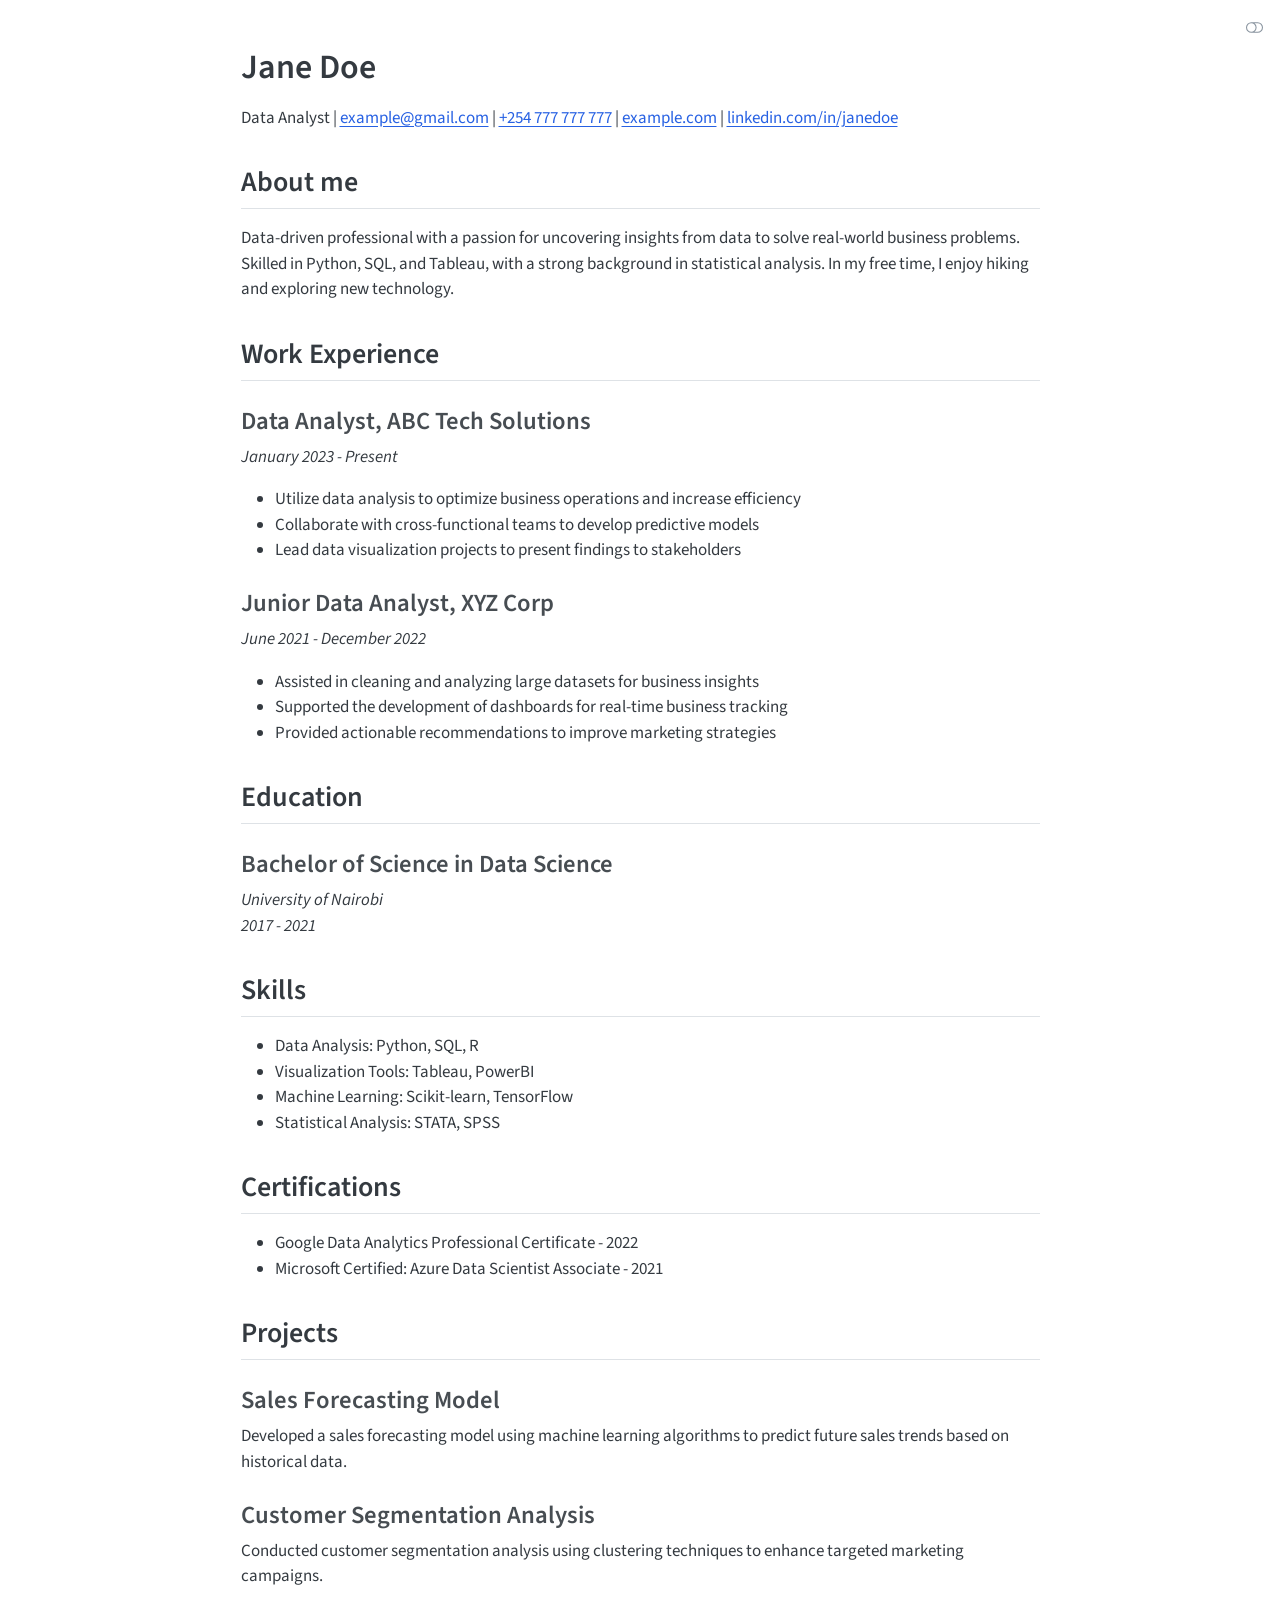
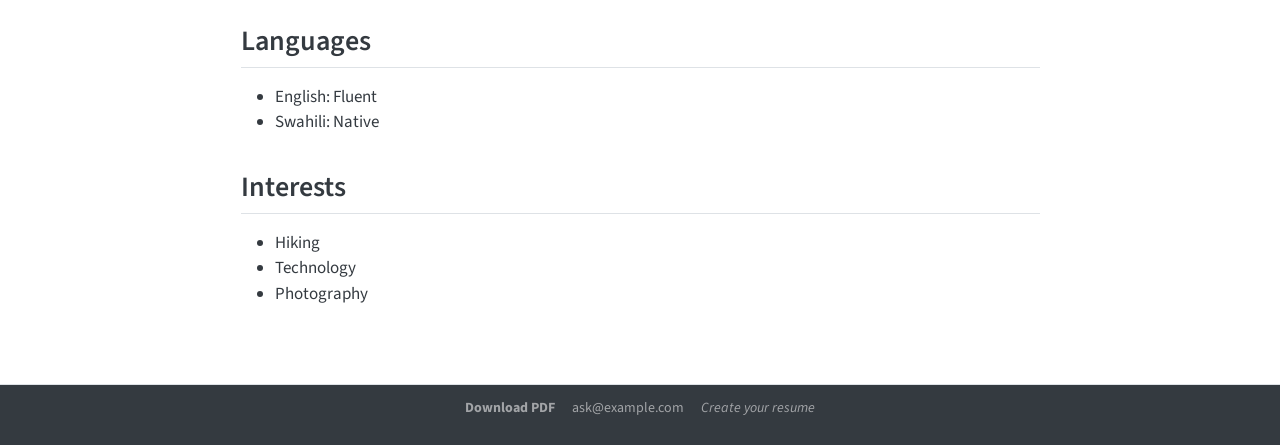
<file: index.html>
<!DOCTYPE html>
<html xmlns="http://www.w3.org/1999/xhtml" lang="en" xml:lang="en"><head>

<meta charset="utf-8">
<meta name="generator" content="quarto-1.5.57">

<meta name="viewport" content="width=device-width, initial-scale=1.0, user-scalable=yes">


<title>Mathematician | Jane Doe</title>
<style>
code{white-space: pre-wrap;}
span.smallcaps{font-variant: small-caps;}
div.columns{display: flex; gap: min(4vw, 1.5em);}
div.column{flex: auto; overflow-x: auto;}
div.hanging-indent{margin-left: 1.5em; text-indent: -1.5em;}
ul.task-list{list-style: none;}
ul.task-list li input[type="checkbox"] {
  width: 0.8em;
  margin: 0 0.8em 0.2em -1em; /* quarto-specific, see https://github.com/quarto-dev/quarto-cli/issues/4556 */ 
  vertical-align: middle;
}
</style>


<script src="site_libs/quarto-nav/quarto-nav.js"></script>
<script src="site_libs/clipboard/clipboard.min.js"></script>
<script src="site_libs/quarto-search/autocomplete.umd.js"></script>
<script src="site_libs/quarto-search/fuse.min.js"></script>
<script src="site_libs/quarto-search/quarto-search.js"></script>
<meta name="quarto:offset" content="./">
<script src="site_libs/quarto-html/quarto.js"></script>
<script src="site_libs/quarto-html/popper.min.js"></script>
<script src="site_libs/quarto-html/tippy.umd.min.js"></script>
<script src="site_libs/quarto-html/anchor.min.js"></script>
<link href="site_libs/quarto-html/tippy.css" rel="stylesheet">
<link href="site_libs/quarto-html/quarto-syntax-highlighting.css" rel="stylesheet" class="quarto-color-scheme" id="quarto-text-highlighting-styles">
<link href="site_libs/quarto-html/quarto-syntax-highlighting-dark.css" rel="prefetch" class="quarto-color-scheme quarto-color-alternate" id="quarto-text-highlighting-styles">
<script src="site_libs/bootstrap/bootstrap.min.js"></script>
<link href="site_libs/bootstrap/bootstrap-icons.css" rel="stylesheet">
<link href="site_libs/bootstrap/bootstrap.min.css" rel="stylesheet" class="quarto-color-scheme" id="quarto-bootstrap" data-mode="light">
<link href="site_libs/bootstrap/bootstrap-dark.min.css" rel="prefetch" class="quarto-color-scheme quarto-color-alternate" id="quarto-bootstrap" data-mode="dark">
<script id="quarto-search-options" type="application/json">{
  "location": "sidebar",
  "copy-button": false,
  "collapse-after": 3,
  "panel-placement": "start",
  "type": "textbox",
  "limit": 50,
  "keyboard-shortcut": [
    "f",
    "/",
    "s"
  ],
  "show-item-context": false,
  "language": {
    "search-no-results-text": "No results",
    "search-matching-documents-text": "matching documents",
    "search-copy-link-title": "Copy link to search",
    "search-hide-matches-text": "Hide additional matches",
    "search-more-match-text": "more match in this document",
    "search-more-matches-text": "more matches in this document",
    "search-clear-button-title": "Clear",
    "search-text-placeholder": "",
    "search-detached-cancel-button-title": "Cancel",
    "search-submit-button-title": "Submit",
    "search-label": "Search"
  }
}</script>
<script async="" src="https://www.googletagmanager.com/gtag/js?id=G-G7H7C7P7N"></script>

<script type="text/javascript">

window.dataLayer = window.dataLayer || [];
function gtag(){dataLayer.push(arguments);}
gtag('js', new Date());
gtag('config', 'G-G7H7C7P7N', { 'anonymize_ip': true});
</script>
<meta name="keywords" content="ask@example.com, example.com, Quarto Resume">


<link rel="stylesheet" href="styles.css">
<link rel="canonical" href="https://ToKnow-ai.github.io/quarto-resume-template/index.html">
</head>

<body class="fullcontent">

<div id="quarto-search-results"></div>
<!-- content -->
<div id="quarto-content" class="quarto-container page-columns page-rows-contents page-layout-article">
<!-- sidebar -->
<!-- margin-sidebar -->
    
<!-- main -->
<main class="content" id="quarto-document-content">




<section id="jane-doe" class="level1">
<h1>Jane Doe</h1>
<p>Data Analyst | <a href="mailto:example@gmail.com">example@gmail.com</a> | <a href="tel:+254777777777">+254 777 777 777</a> | <a href="https://example.com">example.com</a> | <a href="https://www2.linkedin.com/in/janedoe/">linkedin.com/in/janedoe</a></p>
<section id="about-me" class="level2">
<h2 class="anchored" data-anchor-id="about-me">About me</h2>
<p>Data-driven professional with a passion for uncovering insights from data to solve real-world business problems. Skilled in Python, SQL, and Tableau, with a strong background in statistical analysis. In my free time, I enjoy hiking and exploring new technology.</p>
</section>
<section id="work-experience" class="level2">
<h2 class="anchored" data-anchor-id="work-experience">Work Experience</h2>
<section id="data-analyst-abc-tech-solutions" class="level3">
<h3 class="anchored" data-anchor-id="data-analyst-abc-tech-solutions">Data Analyst, ABC Tech Solutions</h3>
<p><em>January 2023 - Present</em></p>
<ul>
<li>Utilize data analysis to optimize business operations and increase efficiency</li>
<li>Collaborate with cross-functional teams to develop predictive models</li>
<li>Lead data visualization projects to present findings to stakeholders</li>
</ul>
</section>
<section id="junior-data-analyst-xyz-corp" class="level3">
<h3 class="anchored" data-anchor-id="junior-data-analyst-xyz-corp">Junior Data Analyst, XYZ Corp</h3>
<p><em>June 2021 - December 2022</em></p>
<ul>
<li>Assisted in cleaning and analyzing large datasets for business insights</li>
<li>Supported the development of dashboards for real-time business tracking</li>
<li>Provided actionable recommendations to improve marketing strategies</li>
</ul>
</section>
</section>
<section id="education" class="level2">
<h2 class="anchored" data-anchor-id="education">Education</h2>
<section id="bachelor-of-science-in-data-science" class="level3">
<h3 class="anchored" data-anchor-id="bachelor-of-science-in-data-science">Bachelor of Science in Data Science</h3>
<p><em>University of Nairobi</em><br>
<em>2017 - 2021</em></p>
</section>
</section>
<section id="skills" class="level2">
<h2 class="anchored" data-anchor-id="skills">Skills</h2>
<ul>
<li>Data Analysis: Python, SQL, R</li>
<li>Visualization Tools: Tableau, PowerBI</li>
<li>Machine Learning: Scikit-learn, TensorFlow</li>
<li>Statistical Analysis: STATA, SPSS</li>
</ul>
</section>
<section id="certifications" class="level2">
<h2 class="anchored" data-anchor-id="certifications">Certifications</h2>
<ul>
<li>Google Data Analytics Professional Certificate - 2022</li>
<li>Microsoft Certified: Azure Data Scientist Associate - 2021</li>
</ul>
</section>
<section id="projects" class="level2">
<h2 class="anchored" data-anchor-id="projects">Projects</h2>
<section id="sales-forecasting-model" class="level3">
<h3 class="anchored" data-anchor-id="sales-forecasting-model">Sales Forecasting Model</h3>
<p>Developed a sales forecasting model using machine learning algorithms to predict future sales trends based on historical data.</p>
</section>
<section id="customer-segmentation-analysis" class="level3">
<h3 class="anchored" data-anchor-id="customer-segmentation-analysis">Customer Segmentation Analysis</h3>
<p>Conducted customer segmentation analysis using clustering techniques to enhance targeted marketing campaigns.</p>
</section>
</section>
<section id="languages" class="level2">
<h2 class="anchored" data-anchor-id="languages">Languages</h2>
<ul>
<li>English: Fluent</li>
<li>Swahili: Native</li>
</ul>
</section>
<section id="interests" class="level2">
<h2 class="anchored" data-anchor-id="interests">Interests</h2>
<ul>
<li>Hiking</li>
<li>Technology</li>
<li>Photography</li>
</ul>


</section>
</section>

</main> <!-- /main -->
<script id="quarto-html-after-body" type="application/javascript">
window.document.addEventListener("DOMContentLoaded", function (event) {
  const toggleBodyColorMode = (bsSheetEl) => {
    const mode = bsSheetEl.getAttribute("data-mode");
    const bodyEl = window.document.querySelector("body");
    if (mode === "dark") {
      bodyEl.classList.add("quarto-dark");
      bodyEl.classList.remove("quarto-light");
    } else {
      bodyEl.classList.add("quarto-light");
      bodyEl.classList.remove("quarto-dark");
    }
  }
  const toggleBodyColorPrimary = () => {
    const bsSheetEl = window.document.querySelector("link#quarto-bootstrap");
    if (bsSheetEl) {
      toggleBodyColorMode(bsSheetEl);
    }
  }
  toggleBodyColorPrimary();  
  const disableStylesheet = (stylesheets) => {
    for (let i=0; i < stylesheets.length; i++) {
      const stylesheet = stylesheets[i];
      stylesheet.rel = 'prefetch';
    }
  }
  const enableStylesheet = (stylesheets) => {
    for (let i=0; i < stylesheets.length; i++) {
      const stylesheet = stylesheets[i];
      stylesheet.rel = 'stylesheet';
    }
  }
  const manageTransitions = (selector, allowTransitions) => {
    const els = window.document.querySelectorAll(selector);
    for (let i=0; i < els.length; i++) {
      const el = els[i];
      if (allowTransitions) {
        el.classList.remove('notransition');
      } else {
        el.classList.add('notransition');
      }
    }
  }
  const toggleGiscusIfUsed = (isAlternate, darkModeDefault) => {
    const baseTheme = document.querySelector('#giscus-base-theme')?.value ?? 'light';
    const alternateTheme = document.querySelector('#giscus-alt-theme')?.value ?? 'dark';
    let newTheme = '';
    if(darkModeDefault) {
      newTheme = isAlternate ? baseTheme : alternateTheme;
    } else {
      newTheme = isAlternate ? alternateTheme : baseTheme;
    }
    const changeGiscusTheme = () => {
      // From: https://github.com/giscus/giscus/issues/336
      const sendMessage = (message) => {
        const iframe = document.querySelector('iframe.giscus-frame');
        if (!iframe) return;
        iframe.contentWindow.postMessage({ giscus: message }, 'https://giscus.app');
      }
      sendMessage({
        setConfig: {
          theme: newTheme
        }
      });
    }
    const isGiscussLoaded = window.document.querySelector('iframe.giscus-frame') !== null;
    if (isGiscussLoaded) {
      changeGiscusTheme();
    }
  }
  const toggleColorMode = (alternate) => {
    // Switch the stylesheets
    const alternateStylesheets = window.document.querySelectorAll('link.quarto-color-scheme.quarto-color-alternate');
    manageTransitions('#quarto-margin-sidebar .nav-link', false);
    if (alternate) {
      enableStylesheet(alternateStylesheets);
      for (const sheetNode of alternateStylesheets) {
        if (sheetNode.id === "quarto-bootstrap") {
          toggleBodyColorMode(sheetNode);
        }
      }
    } else {
      disableStylesheet(alternateStylesheets);
      toggleBodyColorPrimary();
    }
    manageTransitions('#quarto-margin-sidebar .nav-link', true);
    // Switch the toggles
    const toggles = window.document.querySelectorAll('.quarto-color-scheme-toggle');
    for (let i=0; i < toggles.length; i++) {
      const toggle = toggles[i];
      if (toggle) {
        if (alternate) {
          toggle.classList.add("alternate");     
        } else {
          toggle.classList.remove("alternate");
        }
      }
    }
    // Hack to workaround the fact that safari doesn't
    // properly recolor the scrollbar when toggling (#1455)
    if (navigator.userAgent.indexOf('Safari') > 0 && navigator.userAgent.indexOf('Chrome') == -1) {
      manageTransitions("body", false);
      window.scrollTo(0, 1);
      setTimeout(() => {
        window.scrollTo(0, 0);
        manageTransitions("body", true);
      }, 40);  
    }
  }
  const isFileUrl = () => { 
    return window.location.protocol === 'file:';
  }
  const hasAlternateSentinel = () => {  
    let styleSentinel = getColorSchemeSentinel();
    if (styleSentinel !== null) {
      return styleSentinel === "alternate";
    } else {
      return false;
    }
  }
  const setStyleSentinel = (alternate) => {
    const value = alternate ? "alternate" : "default";
    if (!isFileUrl()) {
      window.localStorage.setItem("quarto-color-scheme", value);
    } else {
      localAlternateSentinel = value;
    }
  }
  const getColorSchemeSentinel = () => {
    if (!isFileUrl()) {
      const storageValue = window.localStorage.getItem("quarto-color-scheme");
      return storageValue != null ? storageValue : localAlternateSentinel;
    } else {
      return localAlternateSentinel;
    }
  }
  const darkModeDefault = false;
  let localAlternateSentinel = darkModeDefault ? 'alternate' : 'default';
  // Dark / light mode switch
  window.quartoToggleColorScheme = () => {
    // Read the current dark / light value 
    let toAlternate = !hasAlternateSentinel();
    toggleColorMode(toAlternate);
    setStyleSentinel(toAlternate);
    toggleGiscusIfUsed(toAlternate, darkModeDefault);
  };
  // Ensure there is a toggle, if there isn't float one in the top right
  if (window.document.querySelector('.quarto-color-scheme-toggle') === null) {
    const a = window.document.createElement('a');
    a.classList.add('top-right');
    a.classList.add('quarto-color-scheme-toggle');
    a.href = "";
    a.onclick = function() { try { window.quartoToggleColorScheme(); } catch {} return false; };
    const i = window.document.createElement("i");
    i.classList.add('bi');
    a.appendChild(i);
    window.document.body.appendChild(a);
  }
  // Switch to dark mode if need be
  if (hasAlternateSentinel()) {
    toggleColorMode(true);
  } else {
    toggleColorMode(false);
  }
  const icon = "";
  const anchorJS = new window.AnchorJS();
  anchorJS.options = {
    placement: 'right',
    icon: icon
  };
  anchorJS.add('.anchored');
  const isCodeAnnotation = (el) => {
    for (const clz of el.classList) {
      if (clz.startsWith('code-annotation-')) {                     
        return true;
      }
    }
    return false;
  }
  const onCopySuccess = function(e) {
    // button target
    const button = e.trigger;
    // don't keep focus
    button.blur();
    // flash "checked"
    button.classList.add('code-copy-button-checked');
    var currentTitle = button.getAttribute("title");
    button.setAttribute("title", "Copied!");
    let tooltip;
    if (window.bootstrap) {
      button.setAttribute("data-bs-toggle", "tooltip");
      button.setAttribute("data-bs-placement", "left");
      button.setAttribute("data-bs-title", "Copied!");
      tooltip = new bootstrap.Tooltip(button, 
        { trigger: "manual", 
          customClass: "code-copy-button-tooltip",
          offset: [0, -8]});
      tooltip.show();    
    }
    setTimeout(function() {
      if (tooltip) {
        tooltip.hide();
        button.removeAttribute("data-bs-title");
        button.removeAttribute("data-bs-toggle");
        button.removeAttribute("data-bs-placement");
      }
      button.setAttribute("title", currentTitle);
      button.classList.remove('code-copy-button-checked');
    }, 1000);
    // clear code selection
    e.clearSelection();
  }
  const getTextToCopy = function(trigger) {
      const codeEl = trigger.previousElementSibling.cloneNode(true);
      for (const childEl of codeEl.children) {
        if (isCodeAnnotation(childEl)) {
          childEl.remove();
        }
      }
      return codeEl.innerText;
  }
  const clipboard = new window.ClipboardJS('.code-copy-button:not([data-in-quarto-modal])', {
    text: getTextToCopy
  });
  clipboard.on('success', onCopySuccess);
  if (window.document.getElementById('quarto-embedded-source-code-modal')) {
    // For code content inside modals, clipBoardJS needs to be initialized with a container option
    // TODO: Check when it could be a function (https://github.com/zenorocha/clipboard.js/issues/860)
    const clipboardModal = new window.ClipboardJS('.code-copy-button[data-in-quarto-modal]', {
      text: getTextToCopy,
      container: window.document.getElementById('quarto-embedded-source-code-modal')
    });
    clipboardModal.on('success', onCopySuccess);
  }
    var localhostRegex = new RegExp(/^(?:http|https):\/\/localhost\:?[0-9]*\//);
    var mailtoRegex = new RegExp(/^mailto:/);
      var filterRegex = new RegExp("https:\/\/ToKnow-ai\.github\.io\/quarto-resume-template\/");
    var isInternal = (href) => {
        return filterRegex.test(href) || localhostRegex.test(href) || mailtoRegex.test(href);
    }
    // Inspect non-navigation links and adorn them if external
 	var links = window.document.querySelectorAll('a[href]:not(.nav-link):not(.navbar-brand):not(.toc-action):not(.sidebar-link):not(.sidebar-item-toggle):not(.pagination-link):not(.no-external):not([aria-hidden]):not(.dropdown-item):not(.quarto-navigation-tool):not(.about-link)');
    for (var i=0; i<links.length; i++) {
      const link = links[i];
      if (!isInternal(link.href)) {
        // undo the damage that might have been done by quarto-nav.js in the case of
        // links that we want to consider external
        if (link.dataset.originalHref !== undefined) {
          link.href = link.dataset.originalHref;
        }
          // target, if specified
          link.setAttribute("target", "_blank");
          if (link.getAttribute("rel") === null) {
            link.setAttribute("rel", "noopener");
          }
      }
    }
  function tippyHover(el, contentFn, onTriggerFn, onUntriggerFn) {
    const config = {
      allowHTML: true,
      maxWidth: 500,
      delay: 100,
      arrow: false,
      appendTo: function(el) {
          return el.parentElement;
      },
      interactive: true,
      interactiveBorder: 10,
      theme: 'quarto',
      placement: 'bottom-start',
    };
    if (contentFn) {
      config.content = contentFn;
    }
    if (onTriggerFn) {
      config.onTrigger = onTriggerFn;
    }
    if (onUntriggerFn) {
      config.onUntrigger = onUntriggerFn;
    }
    window.tippy(el, config); 
  }
  const noterefs = window.document.querySelectorAll('a[role="doc-noteref"]');
  for (var i=0; i<noterefs.length; i++) {
    const ref = noterefs[i];
    tippyHover(ref, function() {
      // use id or data attribute instead here
      let href = ref.getAttribute('data-footnote-href') || ref.getAttribute('href');
      try { href = new URL(href).hash; } catch {}
      const id = href.replace(/^#\/?/, "");
      const note = window.document.getElementById(id);
      if (note) {
        return note.innerHTML;
      } else {
        return "";
      }
    });
  }
  const xrefs = window.document.querySelectorAll('a.quarto-xref');
  const processXRef = (id, note) => {
    // Strip column container classes
    const stripColumnClz = (el) => {
      el.classList.remove("page-full", "page-columns");
      if (el.children) {
        for (const child of el.children) {
          stripColumnClz(child);
        }
      }
    }
    stripColumnClz(note)
    if (id === null || id.startsWith('sec-')) {
      // Special case sections, only their first couple elements
      const container = document.createElement("div");
      if (note.children && note.children.length > 2) {
        container.appendChild(note.children[0].cloneNode(true));
        for (let i = 1; i < note.children.length; i++) {
          const child = note.children[i];
          if (child.tagName === "P" && child.innerText === "") {
            continue;
          } else {
            container.appendChild(child.cloneNode(true));
            break;
          }
        }
        if (window.Quarto?.typesetMath) {
          window.Quarto.typesetMath(container);
        }
        return container.innerHTML
      } else {
        if (window.Quarto?.typesetMath) {
          window.Quarto.typesetMath(note);
        }
        return note.innerHTML;
      }
    } else {
      // Remove any anchor links if they are present
      const anchorLink = note.querySelector('a.anchorjs-link');
      if (anchorLink) {
        anchorLink.remove();
      }
      if (window.Quarto?.typesetMath) {
        window.Quarto.typesetMath(note);
      }
      // TODO in 1.5, we should make sure this works without a callout special case
      if (note.classList.contains("callout")) {
        return note.outerHTML;
      } else {
        return note.innerHTML;
      }
    }
  }
  for (var i=0; i<xrefs.length; i++) {
    const xref = xrefs[i];
    tippyHover(xref, undefined, function(instance) {
      instance.disable();
      let url = xref.getAttribute('href');
      let hash = undefined; 
      if (url.startsWith('#')) {
        hash = url;
      } else {
        try { hash = new URL(url).hash; } catch {}
      }
      if (hash) {
        const id = hash.replace(/^#\/?/, "");
        const note = window.document.getElementById(id);
        if (note !== null) {
          try {
            const html = processXRef(id, note.cloneNode(true));
            instance.setContent(html);
          } finally {
            instance.enable();
            instance.show();
          }
        } else {
          // See if we can fetch this
          fetch(url.split('#')[0])
          .then(res => res.text())
          .then(html => {
            const parser = new DOMParser();
            const htmlDoc = parser.parseFromString(html, "text/html");
            const note = htmlDoc.getElementById(id);
            if (note !== null) {
              const html = processXRef(id, note);
              instance.setContent(html);
            } 
          }).finally(() => {
            instance.enable();
            instance.show();
          });
        }
      } else {
        // See if we can fetch a full url (with no hash to target)
        // This is a special case and we should probably do some content thinning / targeting
        fetch(url)
        .then(res => res.text())
        .then(html => {
          const parser = new DOMParser();
          const htmlDoc = parser.parseFromString(html, "text/html");
          const note = htmlDoc.querySelector('main.content');
          if (note !== null) {
            // This should only happen for chapter cross references
            // (since there is no id in the URL)
            // remove the first header
            if (note.children.length > 0 && note.children[0].tagName === "HEADER") {
              note.children[0].remove();
            }
            const html = processXRef(null, note);
            instance.setContent(html);
          } 
        }).finally(() => {
          instance.enable();
          instance.show();
        });
      }
    }, function(instance) {
    });
  }
      let selectedAnnoteEl;
      const selectorForAnnotation = ( cell, annotation) => {
        let cellAttr = 'data-code-cell="' + cell + '"';
        let lineAttr = 'data-code-annotation="' +  annotation + '"';
        const selector = 'span[' + cellAttr + '][' + lineAttr + ']';
        return selector;
      }
      const selectCodeLines = (annoteEl) => {
        const doc = window.document;
        const targetCell = annoteEl.getAttribute("data-target-cell");
        const targetAnnotation = annoteEl.getAttribute("data-target-annotation");
        const annoteSpan = window.document.querySelector(selectorForAnnotation(targetCell, targetAnnotation));
        const lines = annoteSpan.getAttribute("data-code-lines").split(",");
        const lineIds = lines.map((line) => {
          return targetCell + "-" + line;
        })
        let top = null;
        let height = null;
        let parent = null;
        if (lineIds.length > 0) {
            //compute the position of the single el (top and bottom and make a div)
            const el = window.document.getElementById(lineIds[0]);
            top = el.offsetTop;
            height = el.offsetHeight;
            parent = el.parentElement.parentElement;
          if (lineIds.length > 1) {
            const lastEl = window.document.getElementById(lineIds[lineIds.length - 1]);
            const bottom = lastEl.offsetTop + lastEl.offsetHeight;
            height = bottom - top;
          }
          if (top !== null && height !== null && parent !== null) {
            // cook up a div (if necessary) and position it 
            let div = window.document.getElementById("code-annotation-line-highlight");
            if (div === null) {
              div = window.document.createElement("div");
              div.setAttribute("id", "code-annotation-line-highlight");
              div.style.position = 'absolute';
              parent.appendChild(div);
            }
            div.style.top = top - 2 + "px";
            div.style.height = height + 4 + "px";
            div.style.left = 0;
            let gutterDiv = window.document.getElementById("code-annotation-line-highlight-gutter");
            if (gutterDiv === null) {
              gutterDiv = window.document.createElement("div");
              gutterDiv.setAttribute("id", "code-annotation-line-highlight-gutter");
              gutterDiv.style.position = 'absolute';
              const codeCell = window.document.getElementById(targetCell);
              const gutter = codeCell.querySelector('.code-annotation-gutter');
              gutter.appendChild(gutterDiv);
            }
            gutterDiv.style.top = top - 2 + "px";
            gutterDiv.style.height = height + 4 + "px";
          }
          selectedAnnoteEl = annoteEl;
        }
      };
      const unselectCodeLines = () => {
        const elementsIds = ["code-annotation-line-highlight", "code-annotation-line-highlight-gutter"];
        elementsIds.forEach((elId) => {
          const div = window.document.getElementById(elId);
          if (div) {
            div.remove();
          }
        });
        selectedAnnoteEl = undefined;
      };
        // Handle positioning of the toggle
    window.addEventListener(
      "resize",
      throttle(() => {
        elRect = undefined;
        if (selectedAnnoteEl) {
          selectCodeLines(selectedAnnoteEl);
        }
      }, 10)
    );
    function throttle(fn, ms) {
    let throttle = false;
    let timer;
      return (...args) => {
        if(!throttle) { // first call gets through
            fn.apply(this, args);
            throttle = true;
        } else { // all the others get throttled
            if(timer) clearTimeout(timer); // cancel #2
            timer = setTimeout(() => {
              fn.apply(this, args);
              timer = throttle = false;
            }, ms);
        }
      };
    }
      // Attach click handler to the DT
      const annoteDls = window.document.querySelectorAll('dt[data-target-cell]');
      for (const annoteDlNode of annoteDls) {
        annoteDlNode.addEventListener('click', (event) => {
          const clickedEl = event.target;
          if (clickedEl !== selectedAnnoteEl) {
            unselectCodeLines();
            const activeEl = window.document.querySelector('dt[data-target-cell].code-annotation-active');
            if (activeEl) {
              activeEl.classList.remove('code-annotation-active');
            }
            selectCodeLines(clickedEl);
            clickedEl.classList.add('code-annotation-active');
          } else {
            // Unselect the line
            unselectCodeLines();
            clickedEl.classList.remove('code-annotation-active');
          }
        });
      }
  const findCites = (el) => {
    const parentEl = el.parentElement;
    if (parentEl) {
      const cites = parentEl.dataset.cites;
      if (cites) {
        return {
          el,
          cites: cites.split(' ')
        };
      } else {
        return findCites(el.parentElement)
      }
    } else {
      return undefined;
    }
  };
  var bibliorefs = window.document.querySelectorAll('a[role="doc-biblioref"]');
  for (var i=0; i<bibliorefs.length; i++) {
    const ref = bibliorefs[i];
    const citeInfo = findCites(ref);
    if (citeInfo) {
      tippyHover(citeInfo.el, function() {
        var popup = window.document.createElement('div');
        citeInfo.cites.forEach(function(cite) {
          var citeDiv = window.document.createElement('div');
          citeDiv.classList.add('hanging-indent');
          citeDiv.classList.add('csl-entry');
          var biblioDiv = window.document.getElementById('ref-' + cite);
          if (biblioDiv) {
            citeDiv.innerHTML = biblioDiv.innerHTML;
          }
          popup.appendChild(citeDiv);
        });
        return popup.innerHTML;
      });
    }
  }
});
</script>
</div> <!-- /content -->
<footer class="footer">
  <div class="nav-footer">
    <div class="nav-footer-left">
      &nbsp;
    </div>   
    <div class="nav-footer-center">
      <ul class="footer-items list-unstyled">
    <li class="nav-item">
    <a class="nav-link" href="./index.pdf">
<p><b>Download PDF</b></p>
</a>
  </li>  
    <li class="nav-item">
    <a class="nav-link" href="mailto:ask@example.com">
<p>ask@example.com</p>
</a>
  </li>  
    <li class="nav-item">
    <a class="nav-link" href="https://toknow.ai/posts/quarto-resume-template/">
<p><i>Create your resume</i></p>
</a>
  </li>  
</ul>
    </div>
    <div class="nav-footer-right">
      &nbsp;
    </div>
  </div>
</footer>




</body></html>
</file>
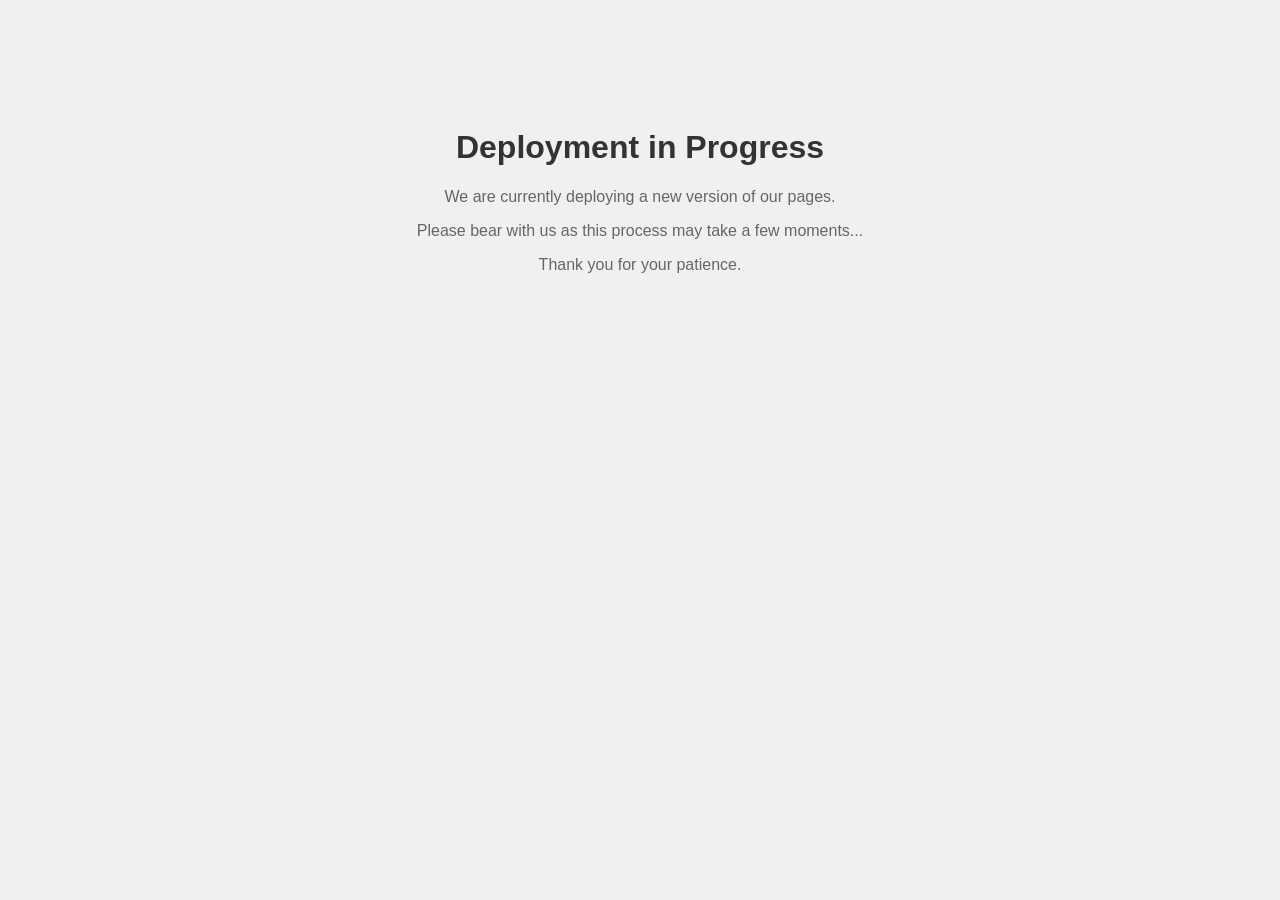
<file: deployment-in-progress.html>
<!DOCTYPE html>
<html lang="en">
<head>
    <meta charset="UTF-8">
    <meta name="viewport" content="width=device-width, initial-scale=1.0">
    <title>Deployment in Progress</title>
    <style>
        body {
            font-family: Arial, sans-serif;
            text-align: center;
            padding-top: 100px;
            background-color: #f0f0f0;
        }
        h1 {
            color: #333;
        }
        p {
            color: #666;
        }
    </style>
</head>
<body>
    <div class="container">
        <h1>Deployment in Progress</h1>
        <p>We are currently deploying a new version of our pages.</p>
        <p>Please bear with us as this process may take a few moments...</p>
        <p>Thank you for your patience.</p>
    </div>
</body>
</html>
</file>
<file: site_libs/quarto-html/tippy.css>
.tippy-box[data-animation=fade][data-state=hidden]{opacity:0}[data-tippy-root]{max-width:calc(100vw - 10px)}.tippy-box{position:relative;background-color:#333;color:#fff;border-radius:4px;font-size:14px;line-height:1.4;white-space:normal;outline:0;transition-property:transform,visibility,opacity}.tippy-box[data-placement^=top]>.tippy-arrow{bottom:0}.tippy-box[data-placement^=top]>.tippy-arrow:before{bottom:-7px;left:0;border-width:8px 8px 0;border-top-color:initial;transform-origin:center top}.tippy-box[data-placement^=bottom]>.tippy-arrow{top:0}.tippy-box[data-placement^=bottom]>.tippy-arrow:before{top:-7px;left:0;border-width:0 8px 8px;border-bottom-color:initial;transform-origin:center bottom}.tippy-box[data-placement^=left]>.tippy-arrow{right:0}.tippy-box[data-placement^=left]>.tippy-arrow:before{border-width:8px 0 8px 8px;border-left-color:initial;right:-7px;transform-origin:center left}.tippy-box[data-placement^=right]>.tippy-arrow{left:0}.tippy-box[data-placement^=right]>.tippy-arrow:before{left:-7px;border-width:8px 8px 8px 0;border-right-color:initial;transform-origin:center right}.tippy-box[data-inertia][data-state=visible]{transition-timing-function:cubic-bezier(.54,1.5,.38,1.11)}.tippy-arrow{width:16px;height:16px;color:#333}.tippy-arrow:before{content:"";position:absolute;border-color:transparent;border-style:solid}.tippy-content{position:relative;padding:5px 9px;z-index:1}
</file>
<file: site_libs/quarto-html/quarto-syntax-highlighting.css>
/* quarto syntax highlight colors */
:root {
  --quarto-hl-ot-color: #003B4F;
  --quarto-hl-at-color: #657422;
  --quarto-hl-ss-color: #20794D;
  --quarto-hl-an-color: #5E5E5E;
  --quarto-hl-fu-color: #4758AB;
  --quarto-hl-st-color: #20794D;
  --quarto-hl-cf-color: #003B4F;
  --quarto-hl-op-color: #5E5E5E;
  --quarto-hl-er-color: #AD0000;
  --quarto-hl-bn-color: #AD0000;
  --quarto-hl-al-color: #AD0000;
  --quarto-hl-va-color: #111111;
  --quarto-hl-bu-color: inherit;
  --quarto-hl-ex-color: inherit;
  --quarto-hl-pp-color: #AD0000;
  --quarto-hl-in-color: #5E5E5E;
  --quarto-hl-vs-color: #20794D;
  --quarto-hl-wa-color: #5E5E5E;
  --quarto-hl-do-color: #5E5E5E;
  --quarto-hl-im-color: #00769E;
  --quarto-hl-ch-color: #20794D;
  --quarto-hl-dt-color: #AD0000;
  --quarto-hl-fl-color: #AD0000;
  --quarto-hl-co-color: #5E5E5E;
  --quarto-hl-cv-color: #5E5E5E;
  --quarto-hl-cn-color: #8f5902;
  --quarto-hl-sc-color: #5E5E5E;
  --quarto-hl-dv-color: #AD0000;
  --quarto-hl-kw-color: #003B4F;
}

/* other quarto variables */
:root {
  --quarto-font-monospace: SFMono-Regular, Menlo, Monaco, Consolas, "Liberation Mono", "Courier New", monospace;
}

pre > code.sourceCode > span {
  color: #003B4F;
}

code span {
  color: #003B4F;
}

code.sourceCode > span {
  color: #003B4F;
}

div.sourceCode,
div.sourceCode pre.sourceCode {
  color: #003B4F;
}

code span.ot {
  color: #003B4F;
  font-style: inherit;
}

code span.at {
  color: #657422;
  font-style: inherit;
}

code span.ss {
  color: #20794D;
  font-style: inherit;
}

code span.an {
  color: #5E5E5E;
  font-style: inherit;
}

code span.fu {
  color: #4758AB;
  font-style: inherit;
}

code span.st {
  color: #20794D;
  font-style: inherit;
}

code span.cf {
  color: #003B4F;
  font-weight: bold;
  font-style: inherit;
}

code span.op {
  color: #5E5E5E;
  font-style: inherit;
}

code span.er {
  color: #AD0000;
  font-style: inherit;
}

code span.bn {
  color: #AD0000;
  font-style: inherit;
}

code span.al {
  color: #AD0000;
  font-style: inherit;
}

code span.va {
  color: #111111;
  font-style: inherit;
}

code span.bu {
  font-style: inherit;
}

code span.ex {
  font-style: inherit;
}

code span.pp {
  color: #AD0000;
  font-style: inherit;
}

code span.in {
  color: #5E5E5E;
  font-style: inherit;
}

code span.vs {
  color: #20794D;
  font-style: inherit;
}

code span.wa {
  color: #5E5E5E;
  font-style: italic;
}

code span.do {
  color: #5E5E5E;
  font-style: italic;
}

code span.im {
  color: #00769E;
  font-style: inherit;
}

code span.ch {
  color: #20794D;
  font-style: inherit;
}

code span.dt {
  color: #AD0000;
  font-style: inherit;
}

code span.fl {
  color: #AD0000;
  font-style: inherit;
}

code span.co {
  color: #5E5E5E;
  font-style: inherit;
}

code span.cv {
  color: #5E5E5E;
  font-style: italic;
}

code span.cn {
  color: #8f5902;
  font-style: inherit;
}

code span.sc {
  color: #5E5E5E;
  font-style: inherit;
}

code span.dv {
  color: #AD0000;
  font-style: inherit;
}

code span.kw {
  color: #003B4F;
  font-weight: bold;
  font-style: inherit;
}

.prevent-inlining {
  content: "</";
}

/*# sourceMappingURL=debc5d5d77c3f9108843748ff7464032.css.map */
</file>
<file: site_libs/quarto-html/quarto-syntax-highlighting-dark.css>
/* quarto syntax highlight colors */
:root {
  --quarto-hl-al-color: #f07178;
  --quarto-hl-an-color: #d4d0ab;
  --quarto-hl-at-color: #00e0e0;
  --quarto-hl-bn-color: #d4d0ab;
  --quarto-hl-bu-color: #abe338;
  --quarto-hl-ch-color: #abe338;
  --quarto-hl-co-color: #f8f8f2;
  --quarto-hl-cv-color: #ffd700;
  --quarto-hl-cn-color: #ffd700;
  --quarto-hl-cf-color: #ffa07a;
  --quarto-hl-dt-color: #ffa07a;
  --quarto-hl-dv-color: #d4d0ab;
  --quarto-hl-do-color: #f8f8f2;
  --quarto-hl-er-color: #f07178;
  --quarto-hl-ex-color: #00e0e0;
  --quarto-hl-fl-color: #d4d0ab;
  --quarto-hl-fu-color: #ffa07a;
  --quarto-hl-im-color: #abe338;
  --quarto-hl-in-color: #d4d0ab;
  --quarto-hl-kw-color: #ffa07a;
  --quarto-hl-op-color: #ffa07a;
  --quarto-hl-ot-color: #00e0e0;
  --quarto-hl-pp-color: #dcc6e0;
  --quarto-hl-re-color: #00e0e0;
  --quarto-hl-sc-color: #abe338;
  --quarto-hl-ss-color: #abe338;
  --quarto-hl-st-color: #abe338;
  --quarto-hl-va-color: #00e0e0;
  --quarto-hl-vs-color: #abe338;
  --quarto-hl-wa-color: #dcc6e0;
}

/* other quarto variables */
:root {
  --quarto-font-monospace: SFMono-Regular, Menlo, Monaco, Consolas, "Liberation Mono", "Courier New", monospace;
}

code span.al {
  background-color: #2a0f15;
  font-weight: bold;
  color: #f07178;
}

code span.an {
  color: #d4d0ab;
}

code span.at {
  color: #00e0e0;
}

code span.bn {
  color: #d4d0ab;
}

code span.bu {
  color: #abe338;
}

code span.ch {
  color: #abe338;
}

code span.co {
  font-style: italic;
  color: #f8f8f2;
}

code span.cv {
  color: #ffd700;
}

code span.cn {
  color: #ffd700;
}

code span.cf {
  font-weight: bold;
  color: #ffa07a;
}

code span.dt {
  color: #ffa07a;
}

code span.dv {
  color: #d4d0ab;
}

code span.do {
  color: #f8f8f2;
}

code span.er {
  color: #f07178;
  text-decoration: underline;
}

code span.ex {
  font-weight: bold;
  color: #00e0e0;
}

code span.fl {
  color: #d4d0ab;
}

code span.fu {
  color: #ffa07a;
}

code span.im {
  color: #abe338;
}

code span.in {
  color: #d4d0ab;
}

code span.kw {
  font-weight: bold;
  color: #ffa07a;
}

pre > code.sourceCode > span {
  color: #f8f8f2;
}

code span {
  color: #f8f8f2;
}

code.sourceCode > span {
  color: #f8f8f2;
}

div.sourceCode,
div.sourceCode pre.sourceCode {
  color: #f8f8f2;
}

code span.op {
  color: #ffa07a;
}

code span.ot {
  color: #00e0e0;
}

code span.pp {
  color: #dcc6e0;
}

code span.re {
  background-color: #f8f8f2;
  color: #00e0e0;
}

code span.sc {
  color: #abe338;
}

code span.ss {
  color: #abe338;
}

code span.st {
  color: #abe338;
}

code span.va {
  color: #00e0e0;
}

code span.vs {
  color: #abe338;
}

code span.wa {
  color: #dcc6e0;
}

.prevent-inlining {
  content: "</";
}

/*# sourceMappingURL=935a306eefa94366c21e1a970dddb765.css.map */
</file>
<file: styles.css>
.nav-footer-center {
    margin: 0;
}

main {
    margin-top: 0;
    margin-bottom: 0;
}

.nav-footer-left, .nav-footer-right {
    display: none;
}

@media print { 
    .no-print, .no-print *, footer, footer *, header, header * {
        display: none !important;
    }
}

/* OTHER STYLES */
</file>
